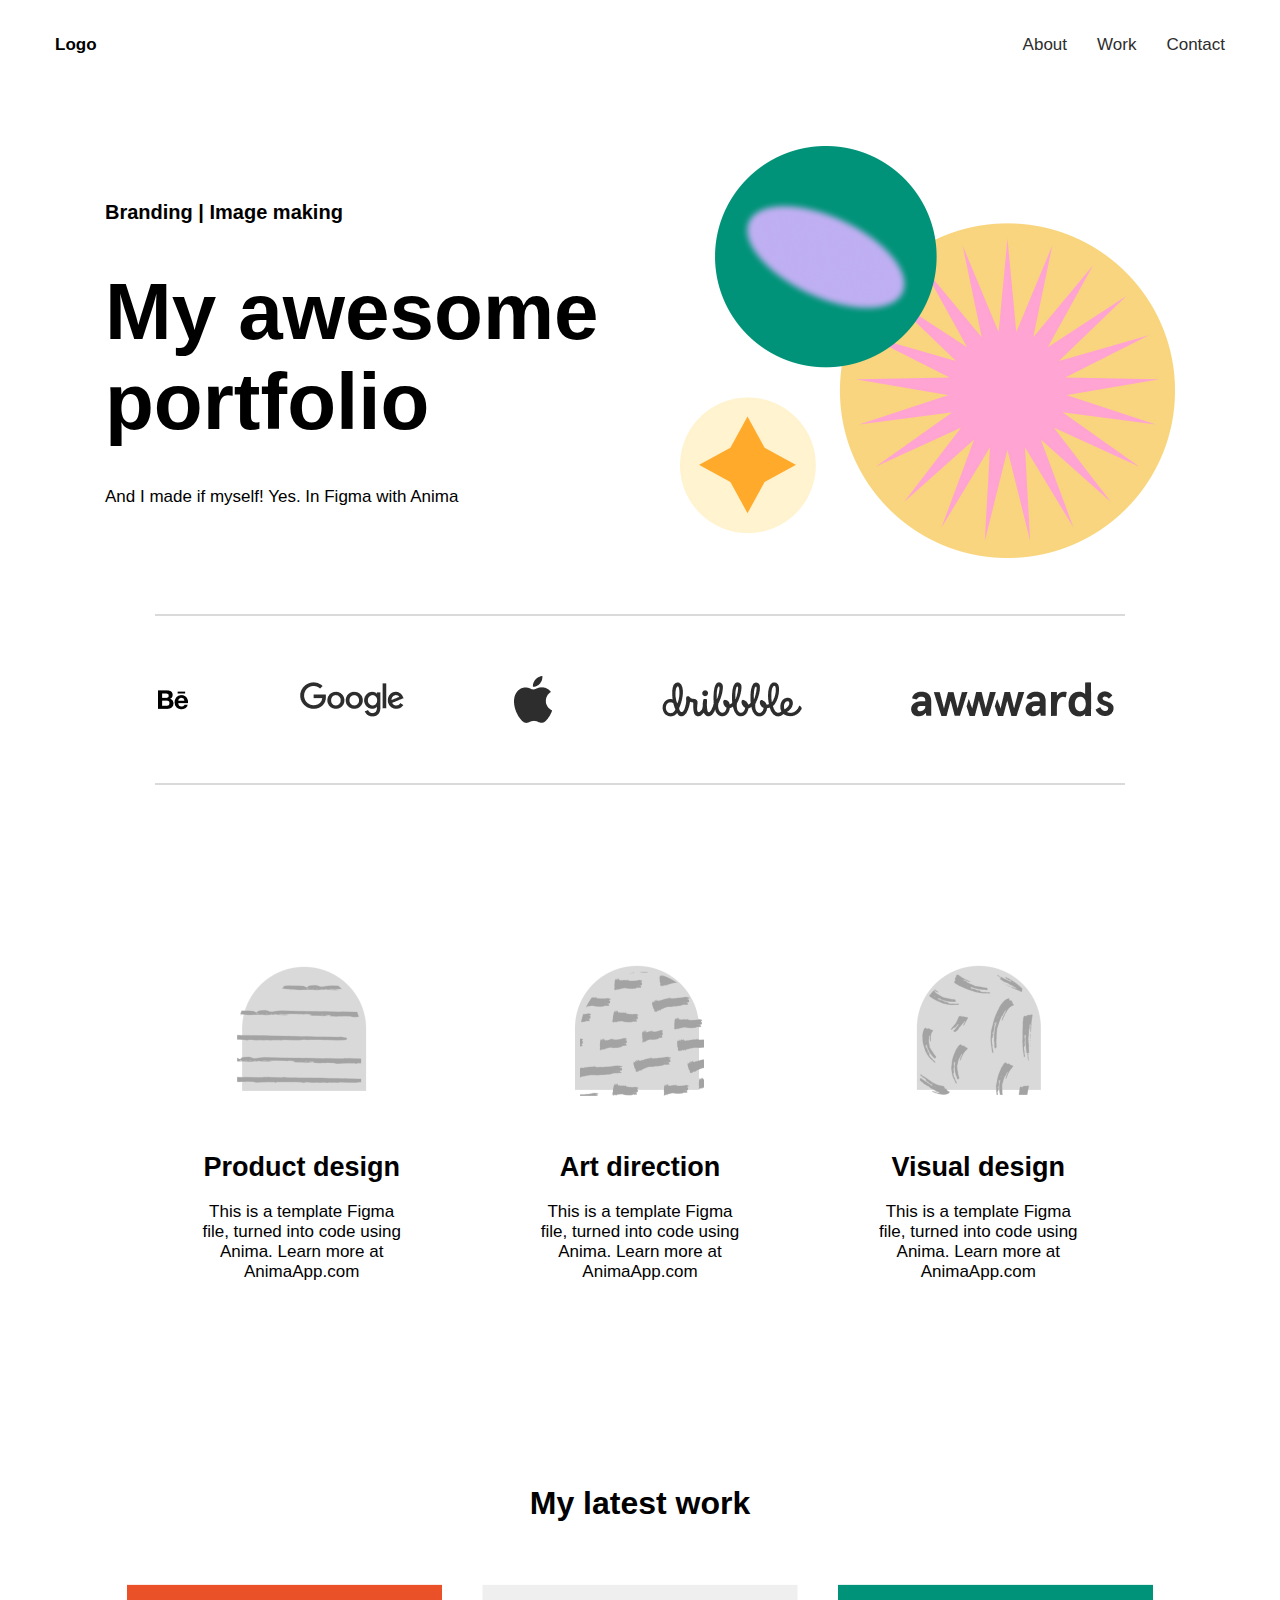
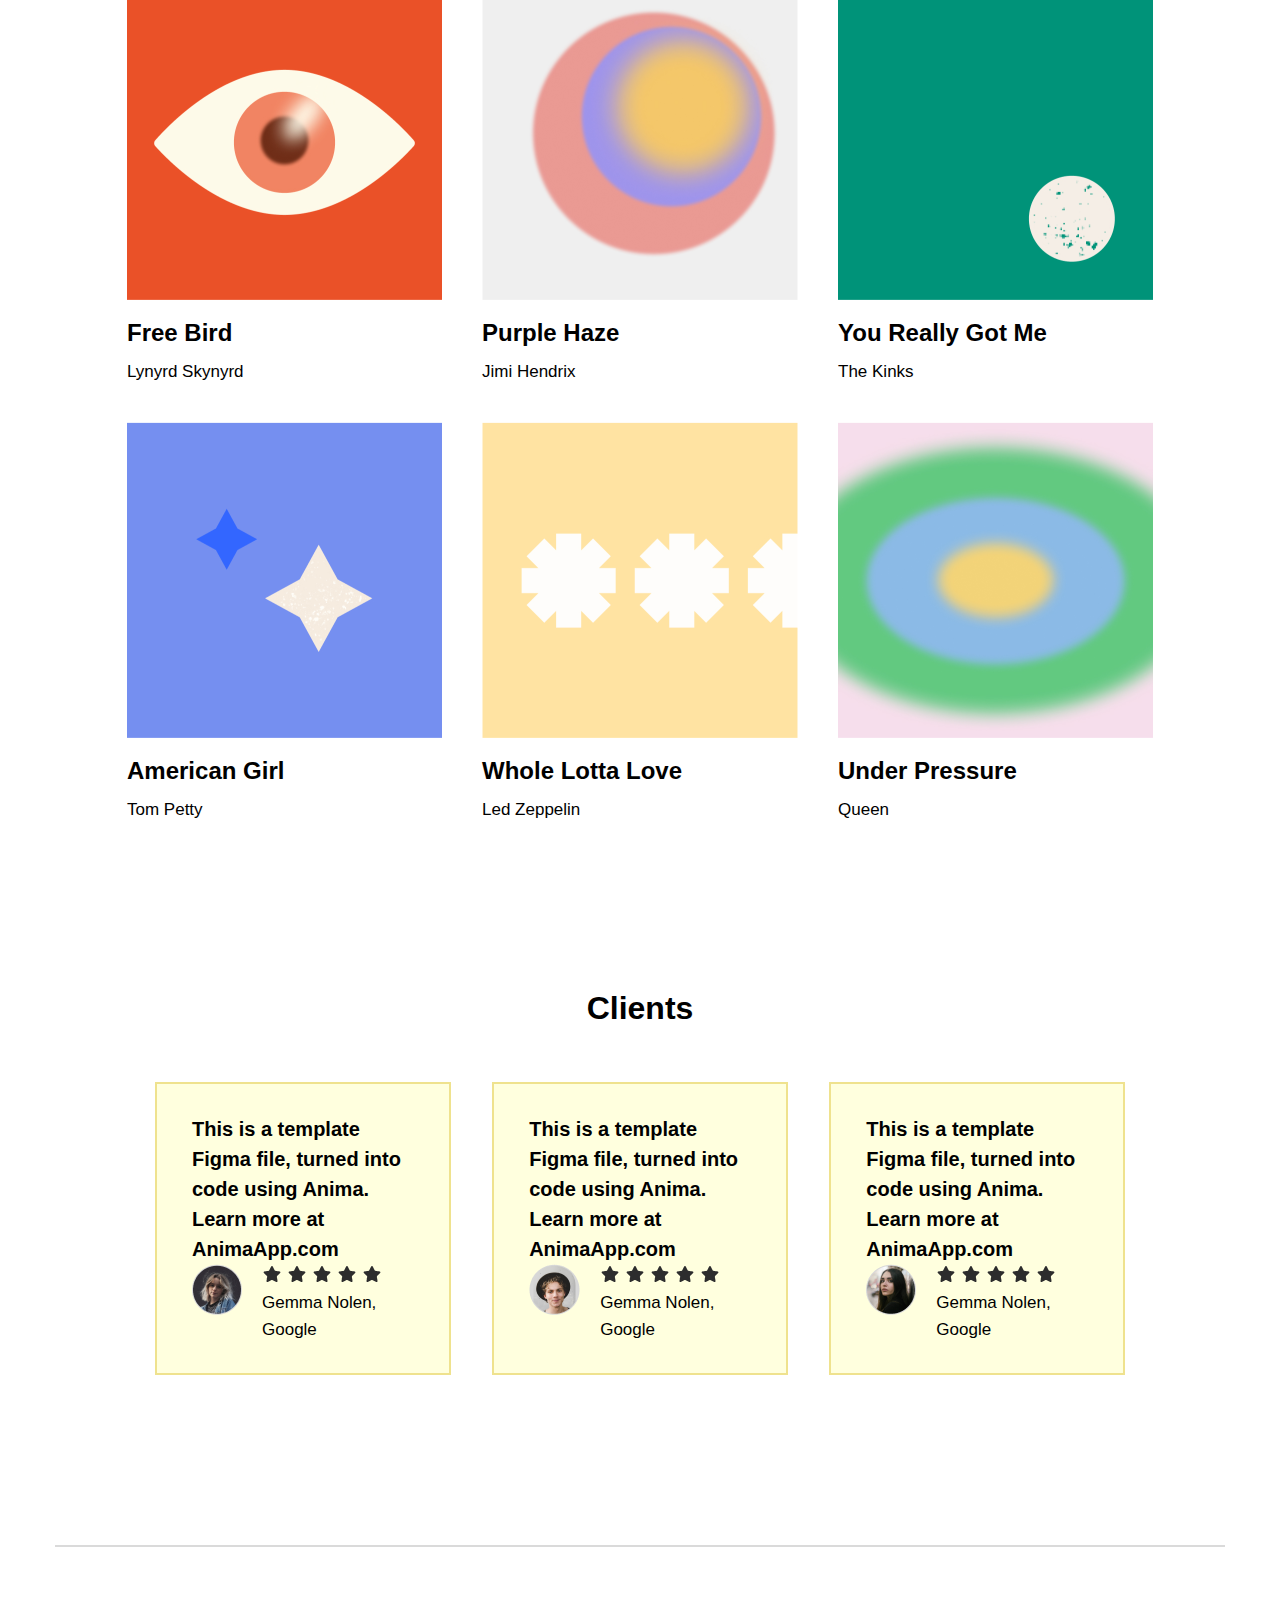
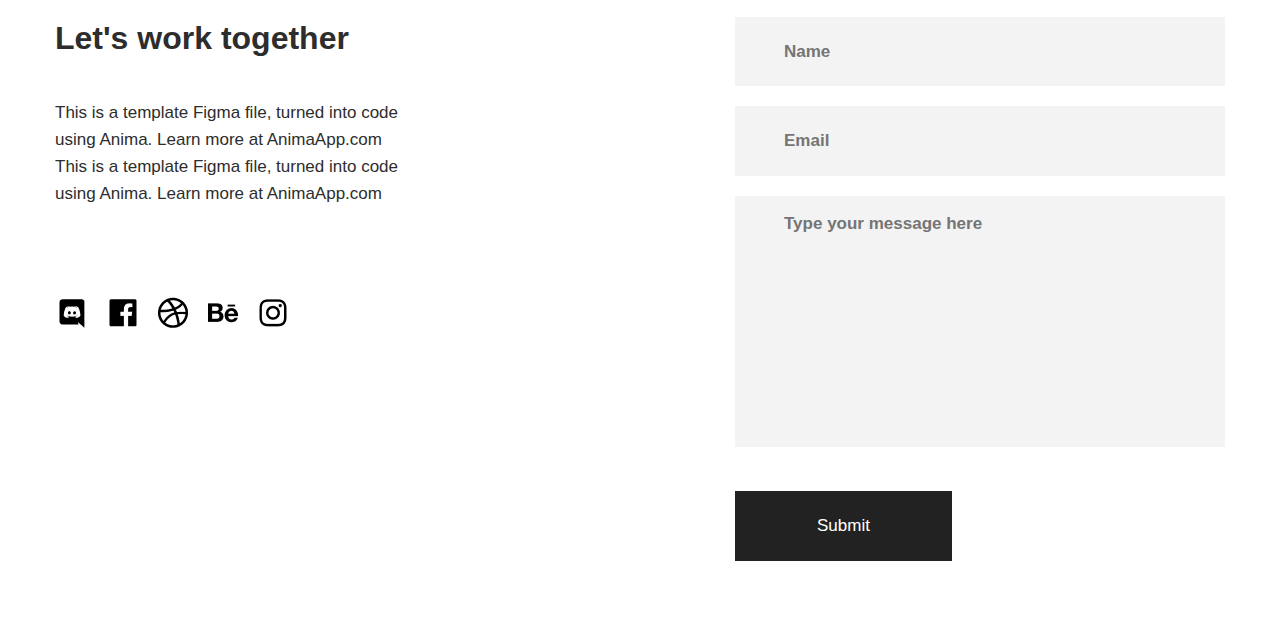
<file: index.html>
<!doctype html>
<html lang="en">
<head>
    <meta charset="UTF-8">
    <meta name="viewport"
          content="width=device-width, user-scalable=no, initial-scale=1.0, maximum-scale=1.0, minimum-scale=1.0">
    <meta http-equiv="X-UA-Compatible" content="ie=edge">
    <link rel="stylesheet" href="css/styles.css">
    <title>Work</title>
</head>
<body>

<header>
    <div class="container">

        <nav class="header-nav">
            <div class="logo">
                <p>Logo</p>
            </div>

            <div class="Menu">
            </div>

            <div class="nav-menu">
                <p><a href="about.html">About</a></p>
                <p><a href="index.html">Work</a></p>
                <p><a href="#">Contact</a></p>
            </div>
        </nav>

    </div>

</header>


<section>
    <div class="container">
        <div class="main-info">
            <div class="text-about">
                <div class="header-text">
                    <h3>Branding | Image making</h3>
                    <h1>My awesome portfolio</h1>
                    <p>And I made if myself! Yes. In Figma with Anima</p>
                </div>

            </div>

            <img src="Images/Image.png" alt="image">
        </div>


        <div class="logos-section">
            <div class="logos">
                <img src="Images/Behance.png" alt="logo-company">
                <img src="Images/Google.png" alt="logo-company">
                <img src="Images/Apple.png" alt="logo-company">
                <img src="Images/DribbbleWord.png" alt="logo-company">
                <img src="Images/Awwwards.png" alt="logo-company">
            </div>
        </div>

        <div class="skills-section">
            <div class="skills">
                <div class="skill">
                    <img src="Images/Image-product-design.png" alt="image-placeholder">

                    <div class="headline-subhead">
                        <h1>Product design</h1>

                        <p>This is a template Figma file, turned into code using Anima.
                            Learn more at AnimaApp.com</p>
                    </div>

                </div>
                <div class="skill">
                    <img src="Images/Image-art-direction.png" alt="image-placeholder">

                    <div class="headline-subhead">
                        <h1>Art direction</h1>

                        <p>This is a template Figma file, turned into code using Anima.
                            Learn more at AnimaApp.com</p>
                    </div>
                </div>
                <div class="skill">
                    <img src="Images/Image-visual-design.png" alt="image-placeholder">

                    <div class="headline-subhead">
                        <h1>Visual design</h1>

                        <p>This is a template Figma file, turned into code using Anima.
                            Learn more at AnimaApp.com</p>
                    </div>
                </div>
            </div>
        </div>

        <div class="latest-work-section">
            <div class="desktop-latest-work">
                <h1>My latest work</h1>
                <div class="work-cards">
                    <div class="stripe-1">
                        <div class="work-card">
                            <img src="Images/Image-work-1.png" alt="image-card">

                            <div class="headline-subhead">
                                <h2>Free Bird</h2>
                                <p>Lynyrd Skynyrd</p>
                            </div>
                        </div>
                        <div class="work-card">
                            <img src="Images/Image-work-2.png" alt="image-card">

                            <div class="headline-subhead">
                                <h2>Purple Haze</h2>
                                <p>Jimi Hendrix</p>
                            </div>
                        </div>
                        <div class="work-card">
                            <img src="Images/Image-work-3.png" alt="image-card">

                            <div class="headline-subhead">
                                <h2>You Really Got Me</h2>
                                <p>The Kinks</p>
                            </div>
                        </div>
                    </div>
                    <div class="stripe-2">
                        <div class="work-card">
                            <img src="Images/Image-work-4.png" alt="image-card">

                            <div class="headline-subhead">
                                <h2>American Girl</h2>
                                <p>Tom Petty</p>
                            </div>
                        </div>
                        <div class="work-card">
                            <img src="Images/Image-work-5.png" alt="image-card">

                            <div class="headline-subhead">
                                <h2>Whole Lotta Love</h2>
                                <p>Led Zeppelin</p>
                            </div>
                        </div>
                        <div class="work-card">
                            <img src="Images/Image-work-6.png" alt="image-card">

                            <div class="headline-subhead">
                                <h2>Under Pressure </h2>
                                <p>Queen</p>
                            </div>
                        </div>
                    </div>
                </div>
            </div>

            <div class="mobile-latest-work">
                <h1>My latest work</h1>
                <div class="work-cards">
                    <div class="work-card">
                        <img src="Images/Image-work-1.png" alt="image-card">

                        <div class="headline-subhead">
                            <h2>Free Bird</h2>
                            <p>Lynyrd Skynyrd</p>
                        </div>
                    </div>
                    <div class="work-card">
                        <img src="Images/Image-work-2.png" alt="image-card">

                        <div class="headline-subhead">
                            <h2>Purple Haze</h2>
                            <p>Jimi Hendrix</p>
                        </div>
                    </div>
                    <div class="work-card">
                        <img src="Images/Image-work-3.png" alt="image-card">

                        <div class="headline-subhead">
                            <h2>You Really Got Me</h2>
                            <p>The Kinks</p>
                        </div>
                    </div>
                    <div class="work-card">
                        <img src="Images/Image-work-4.png" alt="image-card">

                        <div class="headline-subhead">
                            <h2>American Girl</h2>
                            <p>Tom Petty</p>
                        </div>
                    </div>
                    <div class="work-card">
                        <img src="Images/Image-work-5.png" alt="image-card">

                        <div class="headline-subhead">
                            <h2>Whole Lotta Love</h2>
                            <p>Led Zeppelin</p>
                        </div>
                    </div>
                    <div class="work-card">
                        <img src="Images/Image-work-6.png" alt="image-card">

                        <div class="headline-subhead">
                            <h2>Under Pressure </h2>
                            <p>Queen</p>
                        </div>
                    </div>
                </div>
            </div>

        </div>

        <div class="clients-section">
                <h1 class="h1-clients">Clients</h1>

                <div class="clients-cards">
                    <div class="client-card">
                        <p>This is a template Figma file, turned into code using Anima.
                            Learn more at AnimaApp.com</p>

                        <div class="client-info">
                            <img src="Images/Author-images.png" alt="avatar">

                            <div class="rate">
                                <img src="Images/Rate-stars.png" alt="rate-stars">
                                <p>Gemma Nolen, Google</p>
                            </div>
                        </div>
                    </div>

                    <div class="client-card">
                        <p>This is a template Figma file, turned into code using Anima.
                            Learn more at AnimaApp.com</p>

                        <div class="client-info">
                            <img src="Images/Author-images-1.png" alt="avatar">

                            <div class="rate">
                                <img src="Images/Rate-stars.png" alt="rate-stars">
                                <p>Gemma Nolen, Google</p>
                            </div>
                        </div>
                    </div>

                    <div class="client-card">
                        <p>This is a template Figma file, turned into code using Anima.
                            Learn more at AnimaApp.com</p>

                        <div class="client-info">
                            <img src="Images/Author-images-2.png" alt="avatar">

                            <div class="rate">
                                <img src="Images/Rate-stars.png" alt="rate-stars">
                                <p>Gemma Nolen, Google</p>
                            </div>
                        </div>
                    </div>
                </div>
            </div>
        </div>
</section>


<footer>
    <div class="container">
        <div class="footer-info">
            <div class="contact-info">
                <div class="footer-message">
                    <h1>Let's work together</h1>

                    <p>This is a template Figma file, turned into code using Anima.
                        Learn more at AnimaApp.com This is a template Figma file, turned into code using Anima.
                        Learn more at AnimaApp.com</p>
                </div>
                <div class="social-icons">
                    <img src="Images/discord.png" alt="icon">
                    <img src="Images/facebook.png" alt="icon">
                    <img src="Images/Dribbble.png" alt="icon">
                    <img src="Images/Behance.png" alt="icon">
                    <img src="Images/instagram.png" alt="icon">
                </div>
            </div>
            <div class="text-fields">
                <div class="fields">
                    <div class="text-input">
                        <input placeholder="Name" type="text" value="">

                    </div>
                    <div class="text-input">
                        <input placeholder="Email" type="text" value="">

                    </div>
                    <div class="text-input">
                        <textarea placeholder="Type your message here"></textarea>
                    </div>
                </div>

                <button>Submit</button>
            </div>
        </div>
    </div>

</footer>

</body>
</html>
</file>
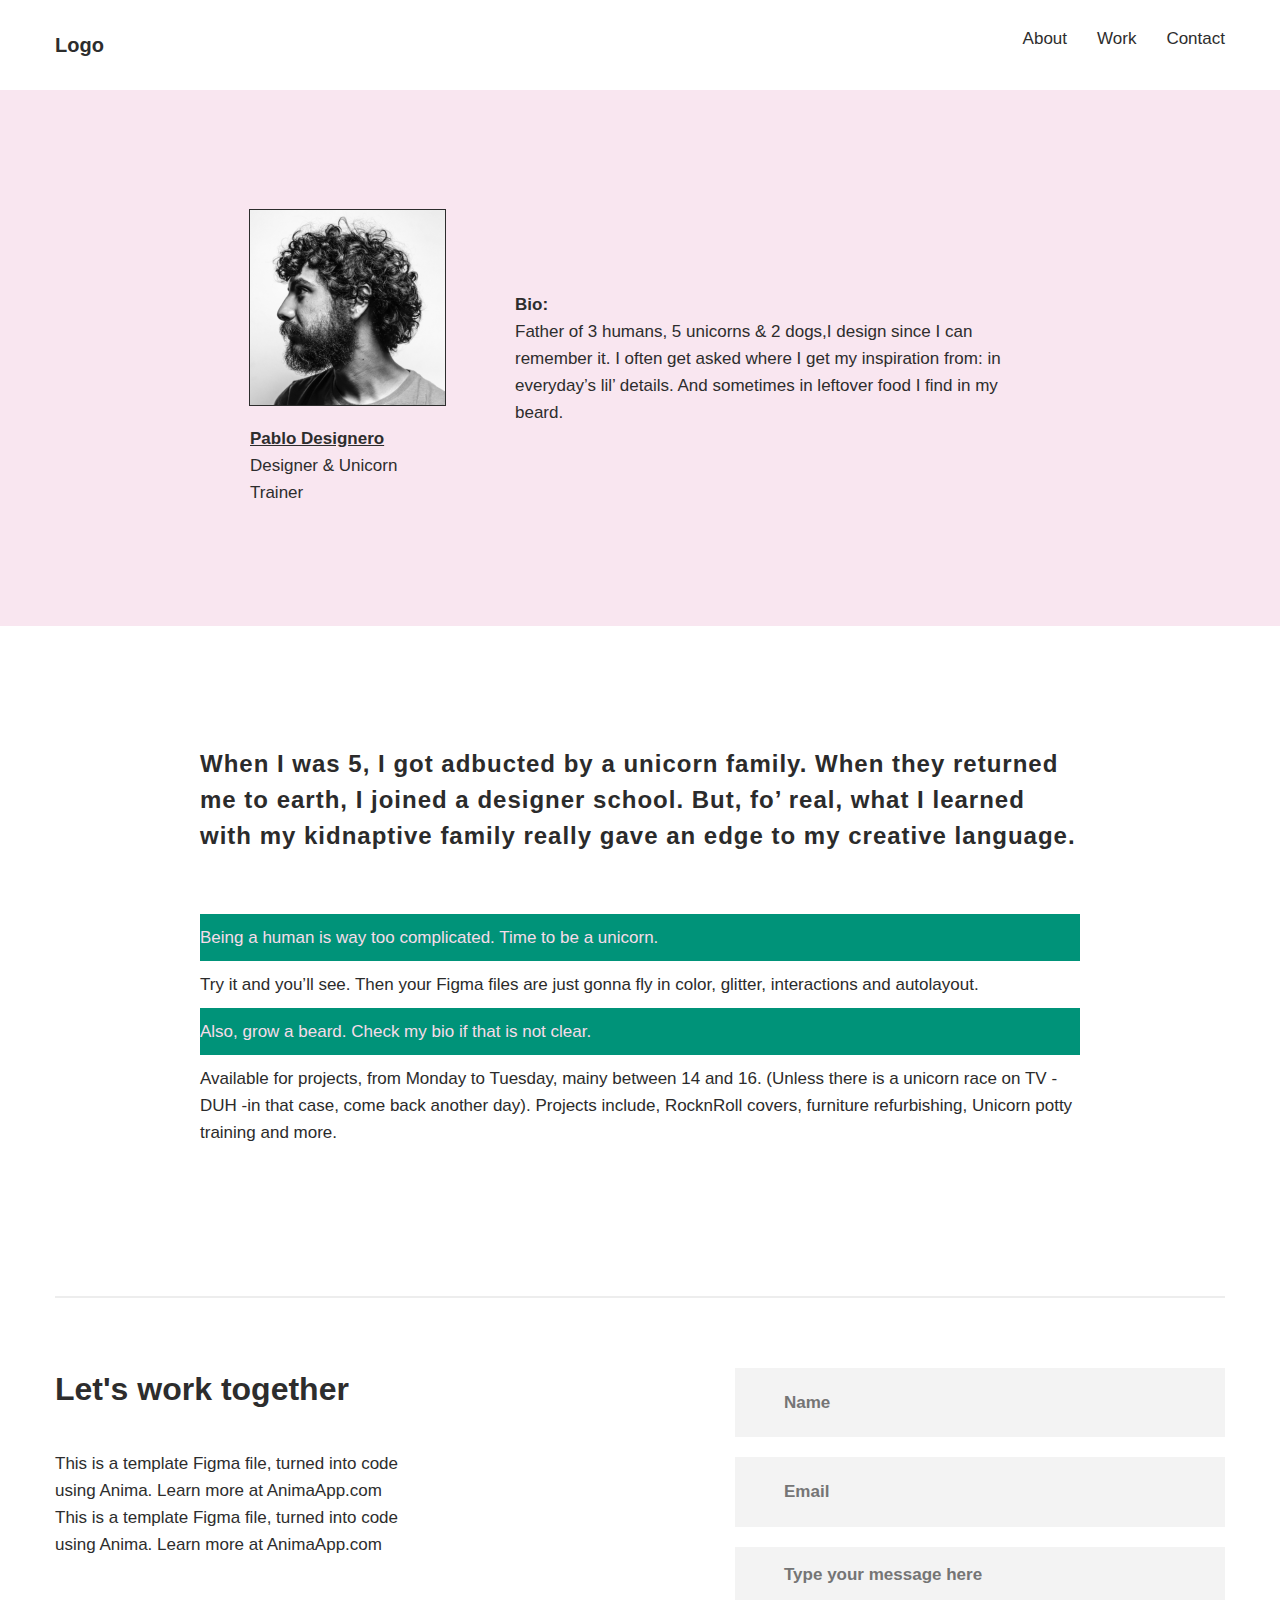
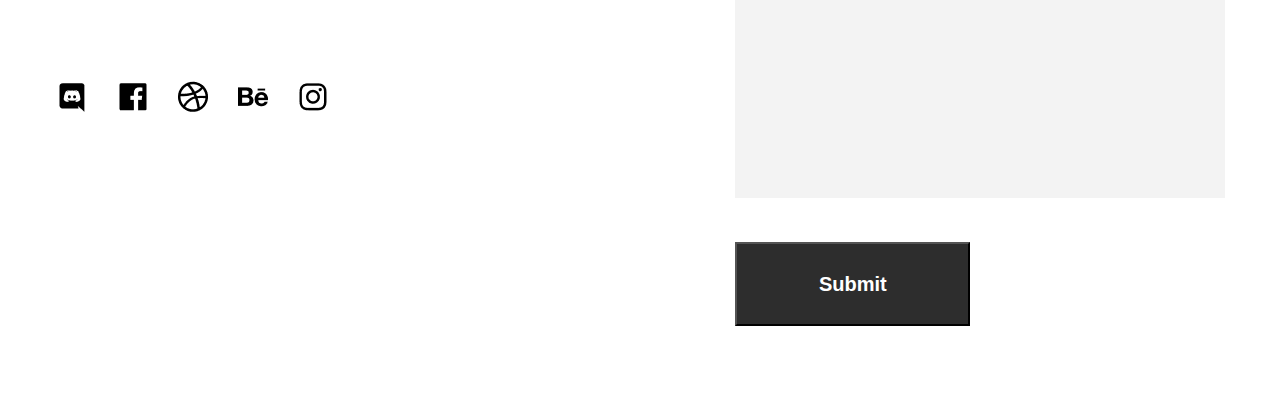
<file: about.html>
<!doctype html>
<html lang="en">
<head>
    <meta charset="UTF-8">
    <meta name="viewport"
          content="width=device-width, user-scalable=no, initial-scale=1.0, maximum-scale=1.0, minimum-scale=1.0">
    <meta http-equiv="X-UA-Compatible" content="ie=edge">
    <link rel="stylesheet" href="css/styles-about.css">
    <title>About</title>
</head>
<body>

<header>
    <div class="container">

        <nav class="header-nav">
            <div class="logo">
                <p>Logo</p>
            </div>

            <div class="Menu">
            </div>

            <div class="nav-menu">
                <p><a href="about.html">About</a></p>
                <p><a href="index.html">Work</a></p>
                <p><a href="#">Contact</a></p>
            </div>
        </nav>

    </div>

</header>

<div class="main-info">
    <div class="container">
        <div class="header">

            <div class="persona">
                <img src="Images/person.png" alt="person">
                <p><strong>Pablo Designero</strong><br> Designer & Unicorn Trainer</p>
            </div>

            <p><strong>Bio:</strong><br/> Father of 3 humans, 5 unicorns & 2 dogs,I design since I can remember it.
                I often get asked where I get my inspiration from: in everyday’s lil’ details.
                And sometimes in leftover food I find in my beard.</p>
        </div>

    </div>
</div>

<main>
    <div class="container">
        <section class="body-text">
            <div class="text">
                <h2>When I was 5, I got adbucted by a unicorn family.
                    When they returned me to earth, I joined a designer school.
                    But, fo’ real, what I learned with my kidnaptive family really gave an edge to my creative
                    language.</h2>
            </div>

            <div class="main-text">
                <p>Being a human is way too complicated. Time to be a unicorn.</p>
                <p>Try it and you’ll see. Then your Figma files are just gonna fly in color, glitter, interactions and
                    autolayout.</p>
                <p>Also, grow a beard. Check my bio if that is not clear.</p>
                <p>Available for projects, from Monday to Tuesday, mainy between 14 and 16. (Unless there is a unicorn race
                    on TV - DUH -in that case, come back another day).
                    Projects include, RocknRoll covers, furniture refurbishing, Unicorn potty training and more.</p>
            </div>
        </section>

    </div>
</main>

<footer>
    <div class="container">
        <div class="footer-info">
            <div class="contact-info">
                <div class="footer-message">
                    <h1>Let's work together</h1>

                    <p>This is a template Figma file, turned into code using Anima.
                        Learn more at AnimaApp.com This is a template Figma file, turned into code using Anima.
                        Learn more at AnimaApp.com</p>
                </div>
                <div class="social-icons">
                    <img src="Images/discord.png" alt="icon">
                    <img src="Images/facebook.png" alt="icon">
                    <img src="Images/Dribbble.png" alt="icon">
                    <img src="Images/Behance.png" alt="icon">
                    <img src="Images/instagram.png" alt="icon">
                </div>
            </div>
            <div class="text-fields">
                <div class="fields">
                    <div class="text-input">
                        <input placeholder="Name" type="text" value="">

                    </div>
                    <div class="text-input">
                        <input placeholder="Email" type="text" value="">

                    </div>
                    <div class="text-input">
                        <textarea placeholder="Type your message here"></textarea>
                    </div>
                </div>

                <button>Submit</button>
            </div>
        </div>
    </div>

</footer>


</body>
</html>
</file>
<file: css/styles.css>
@font-face {
    font-family: "Epilogue";
    font-style: normal;
    font-weight: 400;

    src: local("Epilogue-Medium"),
    url("../Fonts/Epilogue-Medium.ttf") format("ttf");
}

/*@media screen and ()*/

* {
    padding: 0;
    margin: 0;
}

h1,h2{
    font-family: 'Epilogue',sans-serif;
}

p{
    font-family: 'Epilogue', sans-serif;
    font-size: 17px;
}


.mobile-header, .mobile-preview, .mobile-latest-work, .mobile-logos {
    display: none;
}

.main-info {
}

.container {
    max-width: 1170px;
    margin: 0 auto;
}

.header-nav {
    display: flex;
    justify-content: space-between;
}


.logo {
    font-family: Epilogue, sans-serif;
    font-weight: 600;
    font-size: 20px;
    line-height: 40px;
}

.nav-menu {
    font-family: Epilogue, sans-serif;
    font-size: 17px;
    font-weight: 400;
    line-height: 40px;
    gap: 30px;
    display: flex;
}

.nav-menu > p > a {
    text-decoration: none;
    color: #2D2D2D;
}

header {
    padding: 25px 50px;
    gap: 10px;
}

.main-info {
    display: flex;
    flex-direction: row;
    align-items: center;
    gap: 28px;
    padding: 50px;
}


.main-info > .text-about {
    flex-direction: column;
    align-items: flex-start;
    max-width: 557px;
    gap: 40px;
}

.header-text > h3 {
    font-weight: 600;
    font-family: Epilogue, sans-serif;
    font-size: 20px;
    line-height: 30px;
}

.header-text > h1 {
    max-width: 557px;
    font-weight: 600;
    font-family: Epilogue, sans-serif;
    font-size: 80px;
    line-height: 90px;
    padding: 40px 0;
}

.header-text > p {
    font-size: 17px;
}

.skill > .text-about > p {
    font-weight: 400;
    font-family: Epilogue, sans-serif;
    font-size: 17px;
    line-height: 27px;
}


.logos-section {
    padding: 0px 100px;
}

.logos {
    padding: 60px 0;
    justify-content: space-between;
    border-top: 2px solid rgba(128, 128, 128, 0.29);
    border-bottom: 2px solid rgba(128, 128, 128, 0.29);
    max-width: 1078px;
    align-items: center;
    display: flex;
}

.logos img:last-of-type {
    margin-right: 0;
}

.skills-section {
    padding: 180px 140px;
    /*border: 1px solid red;*/
    display: flex;
    flex-direction: column;
    justify-content: center;
    align-items: center;
    gap: 10px;
}

.skills {
    align-items: flex-start;
    display: flex;
    flex-direction: row;
    gap: 125px;
}

.skill {
    width: 33%;
    gap: 56px;
    align-items: center;
    display: flex;
    flex-direction: column;
    text-align: center;
}

.skill > .headline-subhead h1{
    font-family: 'Epilogue', sans-serif;
    font-size: 27px;
    margin-bottom: 19px;
}


.latest-work-section {
    padding: 20px 100px;
}

.latest-work-section > .desktop-latest-work > h1 {
    font-family: Epilogue, sans-serif;
    font-weight: 600;
    font-size: 32px;
    line-height: 42px;
    text-align: center;
    margin-bottom: 60px;
}

.work-cards {
    margin: 0 auto;
    margin-bottom: 50px;
    max-width: 1080px;
    gap: 40px;

    display: flex;
    flex-direction: column;
    align-items: center;
}

.work-card > .text-about p, h2 {
    margin: 15px 0;
}

.work-card > .text-about p {
    font-weight: 400;
    font-family: Epilogue, sans-serif;
    font-size: 17px;
    line-height: 27px;
}

.h1-clients{
    text-align: center;
    padding-bottom: 55px;
}

.work-card > .text-about h2 {
    font-weight: 600;
    font-family: Epilogue, sans-serif;
    font-size: 20px;
    line-height: 30px;
}

.stripe-1, .stripe-2 {
    gap: 40px;
    display: flex;
    flex-direction: row;
}

.clients-section {
    padding: 100px 100px 150px 100px;
}

.client-cards {
    margin: auto;
    display: flex;
    flex-direction: column;
    align-items: center;
    gap: 55px;
    max-width: 1080px;
}

.clients-cards {
    display: flex;
    flex-direction: row;
    align-items: flex-start;
    padding: 0px;
    gap: 41.5px;

}

.client-card {
    background-color: rgba(255, 255, 0, 0.13);
    max-width: 243px; /* вопрос */
    padding: 30px 35px 30px 35px;
    gap: 10px;
    border: 2px solid rgba(220, 193, 53, 0.47);
}

.client-card > p {
    font-size: 20px;
    font-weight: 600;
    font-family: Epilogue, sans-serif;
    line-height: 30px;
}

.rate > p {
    font-family: Epilogue, sans-serif;
    font-size: 17px;
    font-weight: 400;
    line-height: 27px;
    margin: 0;
}

.client-info {
    display: flex;
    flex-direction: row;
    align-items: flex-start;
    padding: 0px;
    gap: 20px;
}

footer {
    padding: 20px;
    gap: 10px;


}

.footer-info {
    display: flex;
    border-top: 2px solid rgba(128, 128, 128, 0.29);
    padding: 70px 0;
    gap: 190px;
}

.social-icons img {
    margin-right: 10px;
}

.footer-message {
    display: flex;
    flex-direction: column;
    align-items: flex-start;
    padding: 0px;
    gap: 40px;

    max-width: 360px;
    height: 217px;

}

.footer-message > h1 {
    max-width: 360px;
    height: 42px;

    font-family: 'Epilogue', sans-serif;
    font-style: normal;
    font-weight: 600;
    font-size: 32px;
    line-height: 42px;

    color: #2D2D2D;
}

.footer-message > p {
    max-width: 360px;
    height: 135px;

    font-family: 'Epilogue', sans-serif;
    font-style: normal;
    font-weight: 400;
    font-size: 17px;
    line-height: 27px;


    color: #2D2D2D;
}


.contact-info {
    width: 100%;
    display: inline-flex;
    flex-direction: column;
    align-items: flex-start;
    padding: 0;
    gap: 60px;
    max-width: 540px;
    height: 313px;
}

.text-fields {
    width: 100%;
    display: inline-flex;
    flex-direction: column;
    align-items: flex-start;
    padding: 0px;
    gap: 40px;

    max-width: 513px;
    height: 529px;
}

.text-input > input {
    padding: 3% 10%;
    padding-right: 0;
    margin-bottom: 20px;
    border-color: #F3F3F3;
    background-color: #F3F3F3;
    border-style: none;
    height: 40px;
}


.fields > .text-input:last-child > input {
    margin-bottom: 0;
    height: 150px;
}

.fields {
    width: 100%;
}

.text-input{
    width: auto;
}

.text-input > input {
    width: 90%;
    font-weight: 600;
    font-family: Epilogue, sans-serif;
    font-size: 17px;
    line-height: 27px;
    color: #2D2D2D;
}

.text-input > textarea {
    width: 90%;
    max-width: 513px;
    height: 222px;
    padding: 3% 10%;
    padding-right: 0;

    font-weight: 600;
    font-family: Epilogue, sans-serif;
    font-size: 17px;
    line-height: 27px;
    color: #2D2D2D;
    border: none;
    background-color: #F3F3F3;
    resize: none;
}

.text-fields > button {
    padding: 25px 82px;
    border-style: none;
    color: white;
    font-weight: 500;
    font-family: "Epilogue", sans-serif;
    font-size: 17px;
    background-color: #222222;
}


@media screen and (max-width: 1100px) {
    .main-info > img {
        width: 50%;
    }

    .header-text > h1 {
        max-width: 557px;
        font-weight: 600;
        font-family: Epilogue, sans-serif;
        font-size: 60px;
        line-height: normal;
        padding: 20px 0;
    }

    .work-card img{
        width: 100%;
    }

    .work-card > .headline-subhead h2{
        font-size: 20px;
    }

    .work-card > .headline-subhead p{
        font-size: 17px;
    }

    .client-card > p {
        font-size: 16px;
        font-weight: 600;
        font-family: Epilogue, sans-serif;
        line-height: 30px;
    }

    .client-card{
        width: 33%;
        padding: 15px;
    }

    .rate > p {
        font-family: Epilogue, sans-serif;
        font-size: 14px;
        font-weight: 400;
        line-height: 27px;
        margin: 0;
    }

    .clients-section{
        padding: 50px 50px 150px 50px;
    }
}

@media screen and (max-width: 800px) {

    .nav-menu{
        display: none;
    }

    .header-text > h1 {
        max-width: 557px;
        font-weight: 600;
        font-family: Epilogue, sans-serif;
        font-size: 32px;
        padding: 10px 0;
    }

    .main-info{
        flex-direction: column;
        text-align: center;
        padding: 20px;
    }

    header{
        padding: 20px;
    }

    .header-text > p {
        font-weight: 400;
        font-family: Epilogue, sans-serif;
        font-size: 14px;
    }

    .header-text > h3 {
        font-weight: 600;
        font-family: Epilogue, sans-serif;
        font-size: 17px;
    }

    .logos{
        flex-wrap: wrap;
        gap: 35px;
        justify-content: space-around;
    }

    .logos-section {
        min-width: 242px;
        padding: 0px 20px;
    }

    .skills{
        justify-content: center;
        align-items: center;
        flex-direction: column;
    }

    .skills-section{
        padding: 150px 20px;
    }

    .skill{
        width: 100%;
    }

    .stripe-1, .stripe-2{
        flex-direction: column;
    }


    .clients-section{
        padding:  60px 30px 90px 30px;
    }

    .clients-cards{
        padding: 0 30px;

        flex-direction: column;
        align-items: center;
    }

    .client-card{
        padding: 30px 35px 30px 35px;
        width: 100%;
    }

    .client-card > p{
        padding-bottom: 80px;
    }

    .footer-info{
        flex-direction: column;
        align-items: center;
        padding: 70px 30px;
        gap: 80px;
    }

    .latest-work-section{
        padding: 20px;
    }

    footer{
        padding: 0;
    }
}
</file>
<file: css/styles-about.css>
@font-face {
    font-family: "Epilogue";
    font-style: normal;
    font-weight: 400;

    src: local("Epilogue-Medium"),
    url("../Fonts/Epilogue-Medium.ttf") format("ttf");
}

* {
    padding: 0;
    margin: 0;
}


.mobile-header, .mobile-preview, .mobile-latest-work, .mobile-logos {
    display: none;
}

.container {
    max-width: 1170px;
    margin: 0 auto;
}


p {
    font-family: 'Epilogue', sans-serif;
    font-style: normal;
    font-weight: 400;
    font-size: 17px;
    line-height: 27px;

    color: #2D2D2D;
}

h2 {
    font-family: 'Epilogue', sans-serif;
    font-style: normal;
    font-size: 24px;
    line-height: 36px;
    letter-spacing: 1px;

    color: #2B2B2B;
}

button {
    display: flex;
    flex-direction: row;
    align-items: flex-start;
    padding: 25px 82px;
    gap: 10px;
    color: white;
    max-width: 235px;

    font-family: 'Epilogue', sans-serif;
    font-style: normal;
    font-weight: 600;
    font-size: 20px;
    line-height: 30px;
    /* identical to box height, or 150% */

    text-align: center;
    /* Black */

    background: #2D2D2D;
}


.header-nav {
    display: flex;
    justify-content: space-between;
}


.logo p {
    font-family: Epilogue, sans-serif;
    font-weight: 600;
    font-size: 20px;
    line-height: 40px;
}

.nav-menu {
    font-family: Epilogue, sans-serif;
    font-size: 17px;
    font-weight: 400;
    line-height: 40px;
    gap: 30px;
    display: flex;
}

.nav-menu > p > a {
    text-decoration: none;
    color: #2D2D2D;
}

header {
    padding: 25px 50px;
    gap: 10px;
}


.main-info {
    display: flex;
    justify-content: center;
    align-items: center;
    gap: 70px;
    background: #F9E6F0;
}

.header {
    padding: 120px 0;
    display: flex;
    flex-direction: row;
    justify-content: center;
    align-items: center;
    gap: 70px;

    max-width: 780px;
}

.persona {
    display: flex;
    flex-direction: column;
    align-items: flex-start;
    padding: 0px;
    gap: 20px;

    max-width: 195px;
}

.persona > img {
    outline: solid #2D2D2D 1.5px;
}

.persona > p > strong {
    font-weight: 700;
    text-decoration-line: underline;
    color: #2D2D2D;
}


.main-info > p {
}

main {
    padding: 120px 200px;
    display: flex;
    flex-direction: row;
    align-items: center;
    gap: 10px;
    background: #FFFFFF;
}

.body-text {
    display: flex;
    flex-direction: column;
    justify-content: center;
    align-items: center;
    padding: 0px;
    gap: 60px;

    max-width: 880px;
}

.text > h2 {
    max-width: 880px;
}

.main-text {
    display: flex;
    flex-direction: column;
    align-items: flex-start;
    padding: 0px;

    max-width: 880px;
}

.main-text > p {
    margin: 0;
    padding: 10px 0;
    color: #2B2B2B;
}

.main-text > p:nth-child(1), .main-text > p:nth-child(3) {
    width: 100%;
    color: #F6DCE9;
    background-color: #009379;
}

footer {
    padding: 20px;
    /*border: 1px solid red;*/
    gap: 10px;


}

.footer-info {
    border-top: 2px solid #80808024;
    display: flex;
    padding: 70px 0;
    gap: 190px;
}

.social-icons img {
    margin-right: 10px;
}

.footer-message {
    display: flex;
    flex-direction: column;
    align-items: flex-start;
    padding: 0px;
    gap: 40px;

    max-width: 360px;
}

.footer-message > h1 {
    max-width: 360px;
    font-family: 'Epilogue', sans-serif;
    font-style: normal;
    font-weight: 600;
    font-size: 32px;
    line-height: 42px;

    color: #2D2D2D;
}

.footer-message > p {
    max-width: 360px;

    font-family: 'Epilogue', sans-serif;
    font-style: normal;
    font-weight: 400;
    font-size: 17px;
    line-height: 27px;


    color: #2D2D2D;
}

.contact-info {
    width: 100%;
    display: inline-flex;
    flex-direction: column;
    align-items: flex-start;
    padding: 0;
    gap: 60px;
    max-width: 540px;
}

.text-fields {
    width: 100%;
    display: inline-flex;
    flex-direction: column;
    align-items: flex-start;
    padding: 0px;
    gap: 40px;

    max-width: 513px;
}

.footer-message {
    display: flex;
    flex-direction: column;
    align-items: flex-start;
    padding: 0px;
    gap: 40px;

    max-width: 360px;
    margin-bottom: 60px;
}

.social-icons img {
    margin-right: 20px;
}


.fields > .text-input:last-child > input {
    margin-bottom: 0;
}

.fields {
    width: 100%;
}

.text-input > input {
    width: 90%;
    font-weight: 600;
    font-family: Epilogue, sans-serif;
    font-size: 17px;
    line-height: 27px;
    color: #2D2D2D;
}

.text-input > textarea {
    width: 90%;
    max-width: 513px;
    height: 222px;
    padding: 3% 10%;
    padding-right: 0;

    font-weight: 600;
    font-family: Epilogue, sans-serif;
    font-size: 17px;
    line-height: 27px;
    color: #2D2D2D;
    border: none;
    background-color: #F3F3F3;
    resize: none;
}

.text-fields {
    width: 100%;
    display: inline-flex;
    flex-direction: column;
    align-items: flex-start;
    padding: 0px;
    gap: 40px;

    max-width: 513px;
}

.text-input > input {
    padding: 3% 10%;
    padding-right: 0;
    margin-bottom: 20px;
    border-color: #F3F3F3;
    background-color: #F3F3F3;
    border-style: none;
    height: 40px;
}

@media screen and (max-width: 1100px) {
    main {
        padding: 120px 90px;
    }
}


@media screen and (max-width: 800px) {
    .nav-menu {
        display: none;
    }

    footer{
        padding: 0;
    }

    .header {
        flex-direction: column;
        padding: 120px 30px;
        align-items: normal;
    }

    .body-text {
        padding: 120px 30px 120px 30px;
    }

    .body-text > .main-text p {
        font-size: 16px;
        line-height: 20px;
    }

    .footer-info {
        border: none;
        flex-direction: column;
        align-items: center;
        padding: 0px 30px 70px 30px;
        gap: 80px;
    }

    main {
        padding:0px;
    }

    .footer-message{
        margin-bottom: 0;
    }

    .footer-message > h1{
        margin-bottom: 10px;
        width: 99%;
    }

    .social-icons{
        width: 100%;
        display: flex;
        justify-content: flex-start;
    }

    .contact-info{
        border-top: 2px solid #80808024;
        padding-top: 70px;
    }
}
</file>
